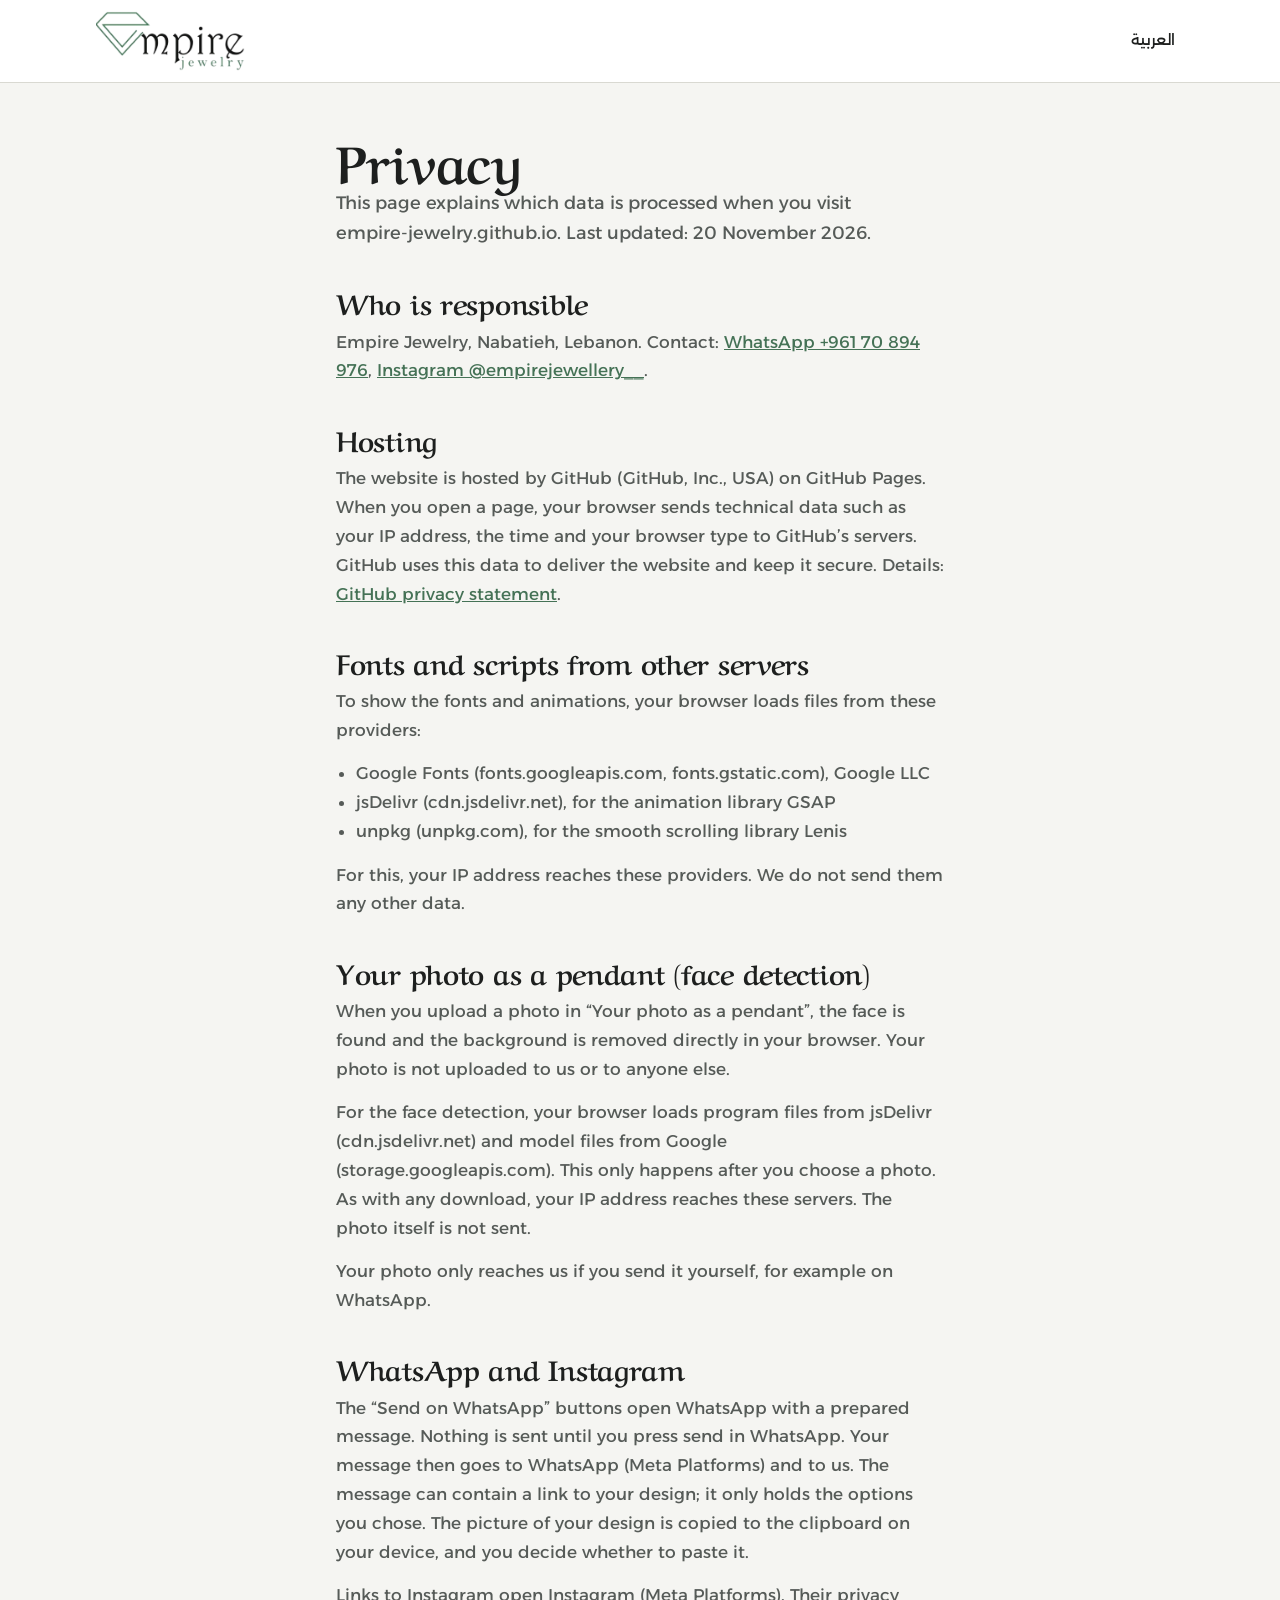
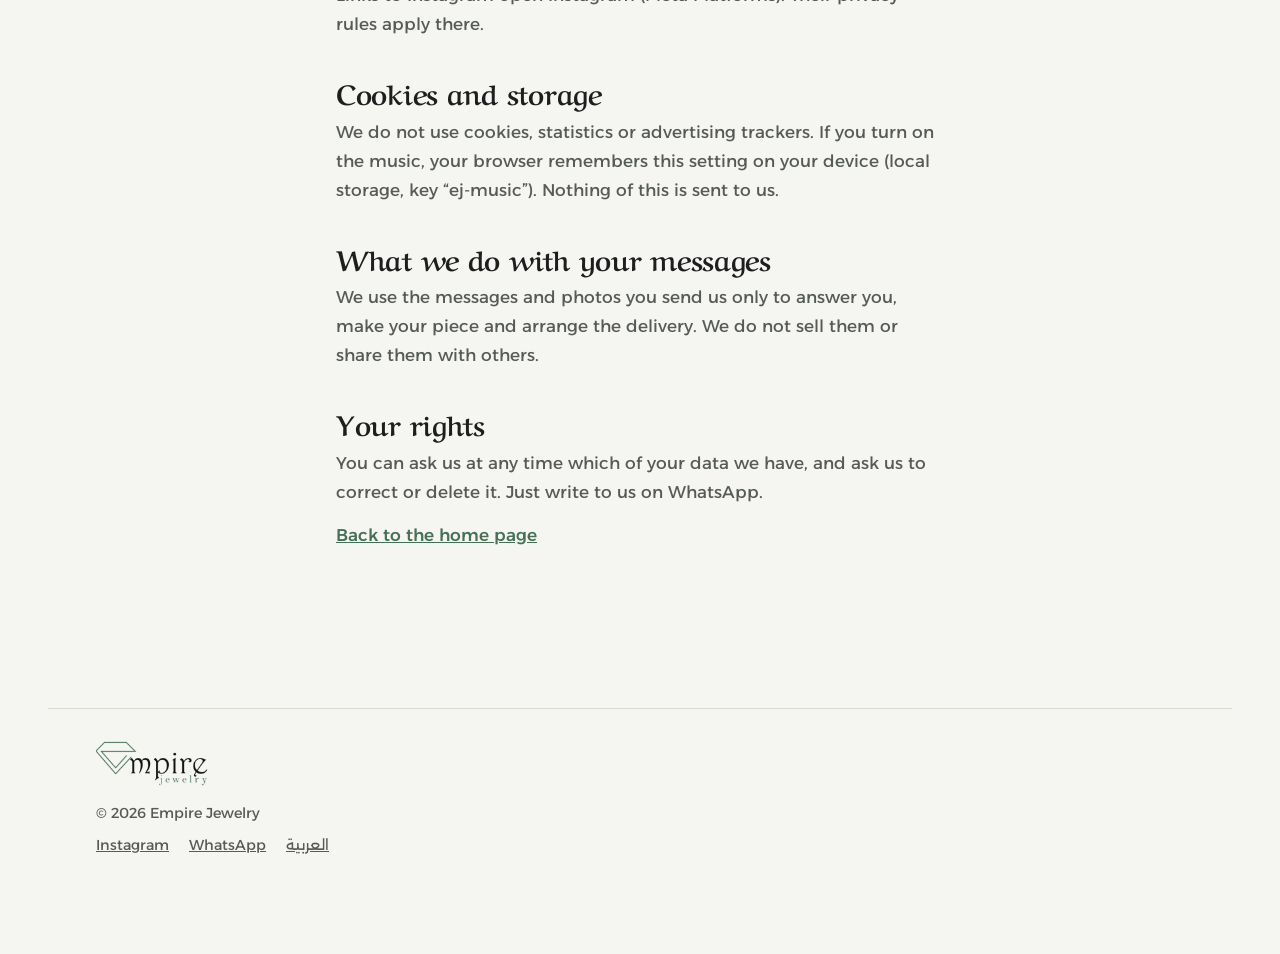
<file: privacy.html>
<!doctype html>
<html lang="en" dir="ltr">
<head>
  <meta charset="utf-8">
  <meta name="viewport" content="width=device-width, initial-scale=1, viewport-fit=cover">
  <title>Privacy | Empire Jewelry</title>
  <meta name="description" content="Which data is processed when you visit the Empire Jewelry website, and what happens with your photo.">
  <meta name="theme-color" content="#f5f5f2">
  <link rel="icon" href="favicon.svg" type="image/svg+xml">
  <link rel="canonical" href="https://empire-jewelry.github.io/privacy.html">
  <link rel="alternate" hreflang="en" href="https://empire-jewelry.github.io/privacy.html">
  <link rel="alternate" hreflang="ar" href="https://empire-jewelry.github.io/ar/privacy.html">
  <link rel="preconnect" href="https://fonts.googleapis.com">
  <link rel="preconnect" href="https://fonts.gstatic.com" crossorigin>
  <link rel="stylesheet" href="https://fonts.googleapis.com/css2?family=Alexandria:wght@300;400;500;600&family=Aref+Ruqaa:wght@400;700&display=swap">
  <link rel="stylesheet" href="css/style.css?v=38">
</head>
<body>
  <header class="top legal-top">
    <div class="top-in">
      <a class="top-logo" href="./"><img src="img/logo.png" alt="Empire Jewelry, back to the home page" width="711" height="287"></a>
      <a class="top-lang" href="ar/privacy.html" hreflang="ar" lang="ar">العربية</a>
    </div>
  </header>

  <main id="main" class="legal">
    <h1>Privacy</h1>
    <p class="lead">This page explains which data is processed when you visit <span class="nw">empire-jewelry.github.io</span>. Last updated: 20 November 2026.</p>

    <h2>Who is responsible</h2>
    <p>Empire Jewelry, Nabatieh, Lebanon. Contact: <a href="https://wa.me/96170894976" target="_blank" rel="noopener">WhatsApp <span dir="ltr">+961 70 894 976</span></a>, <a href="https://www.instagram.com/empirejewellery__/" target="_blank" rel="noopener">Instagram <span dir="ltr">@empirejewellery__</span></a>.</p>

    <h2>Hosting</h2>
    <p>The website is hosted by GitHub (GitHub, Inc., USA) on GitHub Pages. When you open a page, your browser sends technical data such as your IP address, the time and your browser type to GitHub’s servers. GitHub uses this data to deliver the website and keep it secure. Details: <a href="https://docs.github.com/en/site-policy/privacy-policies/github-general-privacy-statement" target="_blank" rel="noopener">GitHub privacy statement</a>.</p>

    <h2>Fonts and scripts from other servers</h2>
    <p>To show the fonts and animations, your browser loads files from these providers:</p>
    <ul>
      <li>Google Fonts (fonts.googleapis.com, fonts.gstatic.com), Google LLC</li>
      <li>jsDelivr (cdn.jsdelivr.net), for the animation library GSAP</li>
      <li>unpkg (unpkg.com), for the smooth scrolling library Lenis</li>
    </ul>
    <p>For this, your IP address reaches these providers. We do not send them any other data.</p>

    <h2 id="photo">Your photo as a pendant (face detection)</h2>
    <p>When you upload a photo in “Your photo as a pendant”, the face is found and the background is removed directly in your browser. Your photo is not uploaded to us or to anyone else.</p>
    <p>For the face detection, your browser loads program files from jsDelivr (cdn.jsdelivr.net) and model files from Google (storage.googleapis.com). This only happens after you choose a photo. As with any download, your IP address reaches these servers. The photo itself is not sent.</p>
    <p>Your photo only reaches us if you send it yourself, for example on WhatsApp.</p>

    <h2>WhatsApp and Instagram</h2>
    <p>The “Send on WhatsApp” buttons open WhatsApp with a prepared message. Nothing is sent until you press send in WhatsApp. Your message then goes to WhatsApp (Meta Platforms) and to us. The message can contain a link to your design; it only holds the options you chose. The picture of your design is copied to the clipboard on your device, and you decide whether to paste it.</p>
    <p>Links to Instagram open Instagram (Meta Platforms). Their privacy rules apply there.</p>

    <h2>Cookies and storage</h2>
    <p>We do not use cookies, statistics or advertising trackers. If you turn on the music, your browser remembers this setting on your device (local storage, key “ej-music”). Nothing of this is sent to us.</p>

    <h2>What we do with your messages</h2>
    <p>We use the messages and photos you send us only to answer you, make your piece and arrange the delivery. We do not sell them or share them with others.</p>

    <h2>Your rights</h2>
    <p>You can ask us at any time which of your data we have, and ask us to correct or delete it. Just write to us on WhatsApp.</p>

    <p class="legal-back"><a href="./">Back to the home page</a></p>
  </main>

  <footer class="foot">
    <img src="img/logo.png" alt="" width="711" height="287">
    <p>© 2026 Empire Jewelry</p>
    <p><a href="https://www.instagram.com/empirejewellery__/" target="_blank" rel="noopener">Instagram</a> <a href="https://wa.me/96170894976" target="_blank" rel="noopener">WhatsApp</a> <a href="ar/privacy.html" hreflang="ar" lang="ar">العربية</a></p>
  </footer>
</body>
</html>
</file>
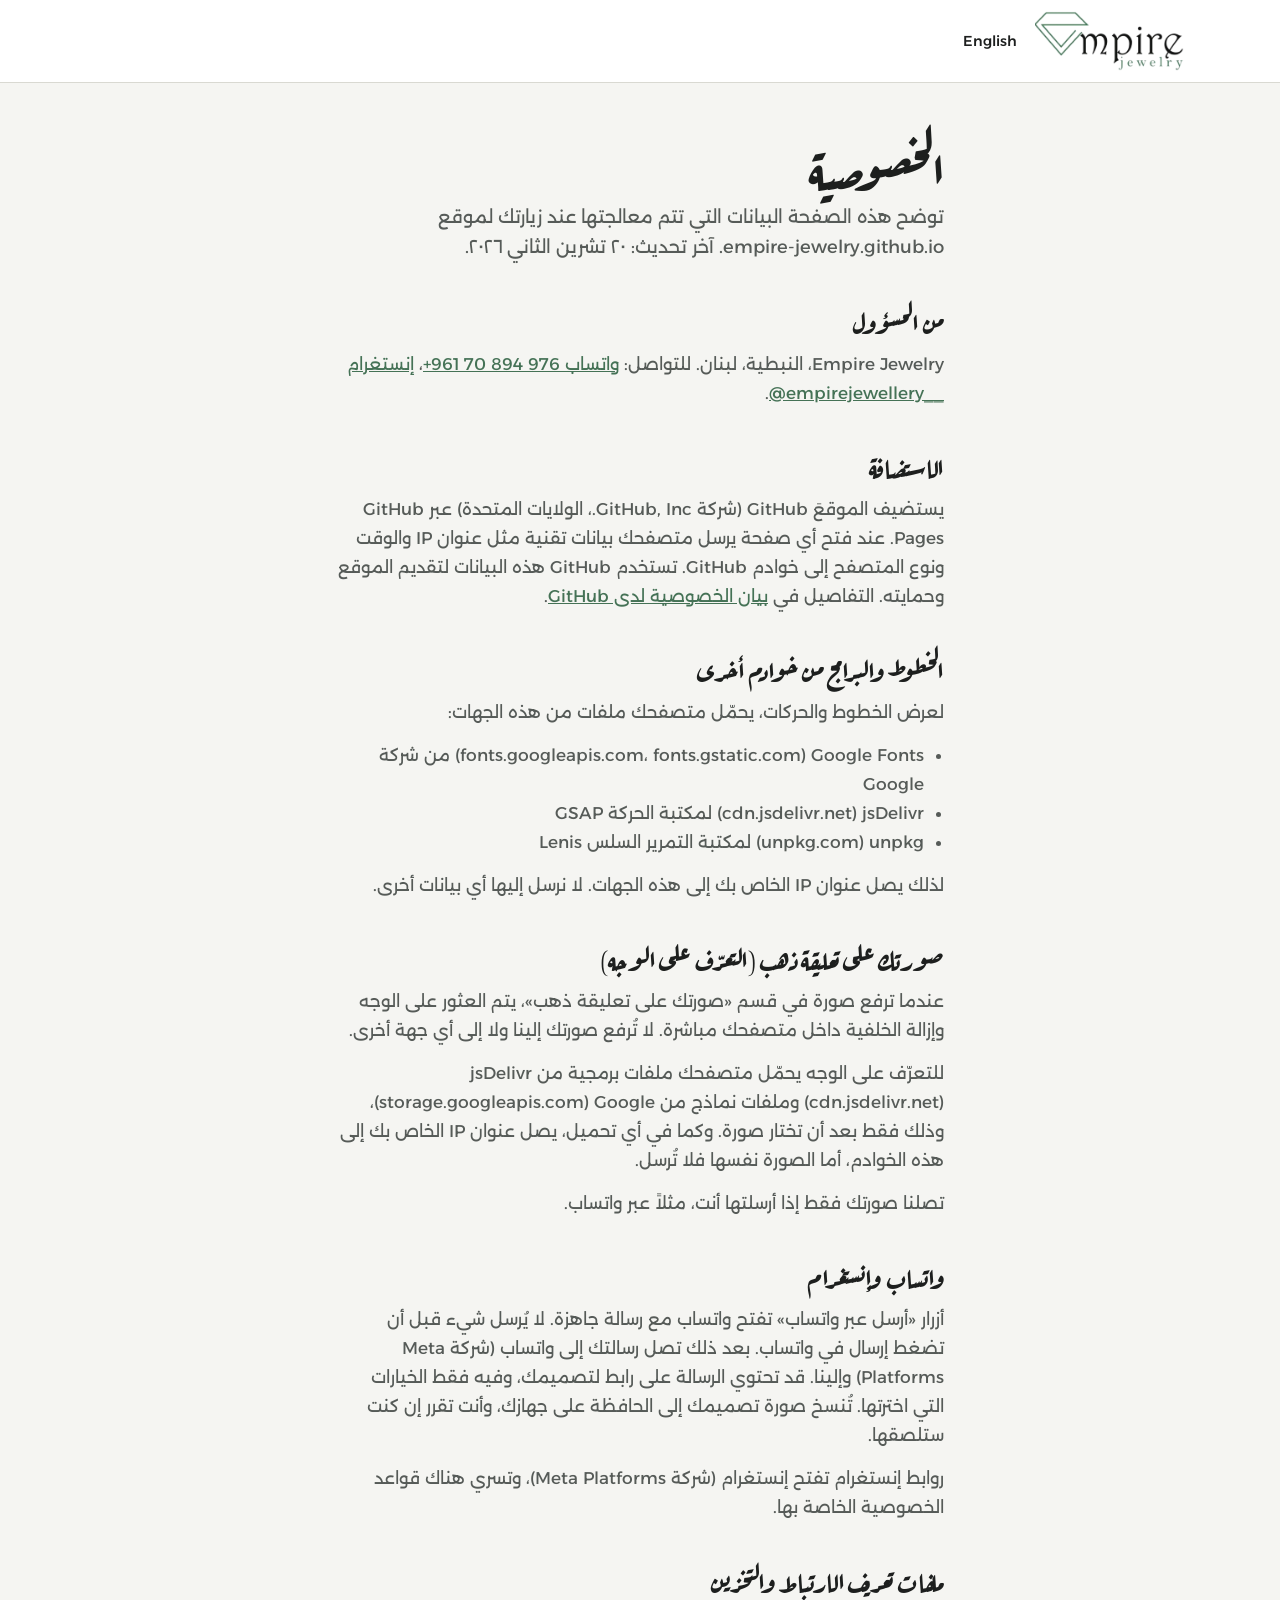
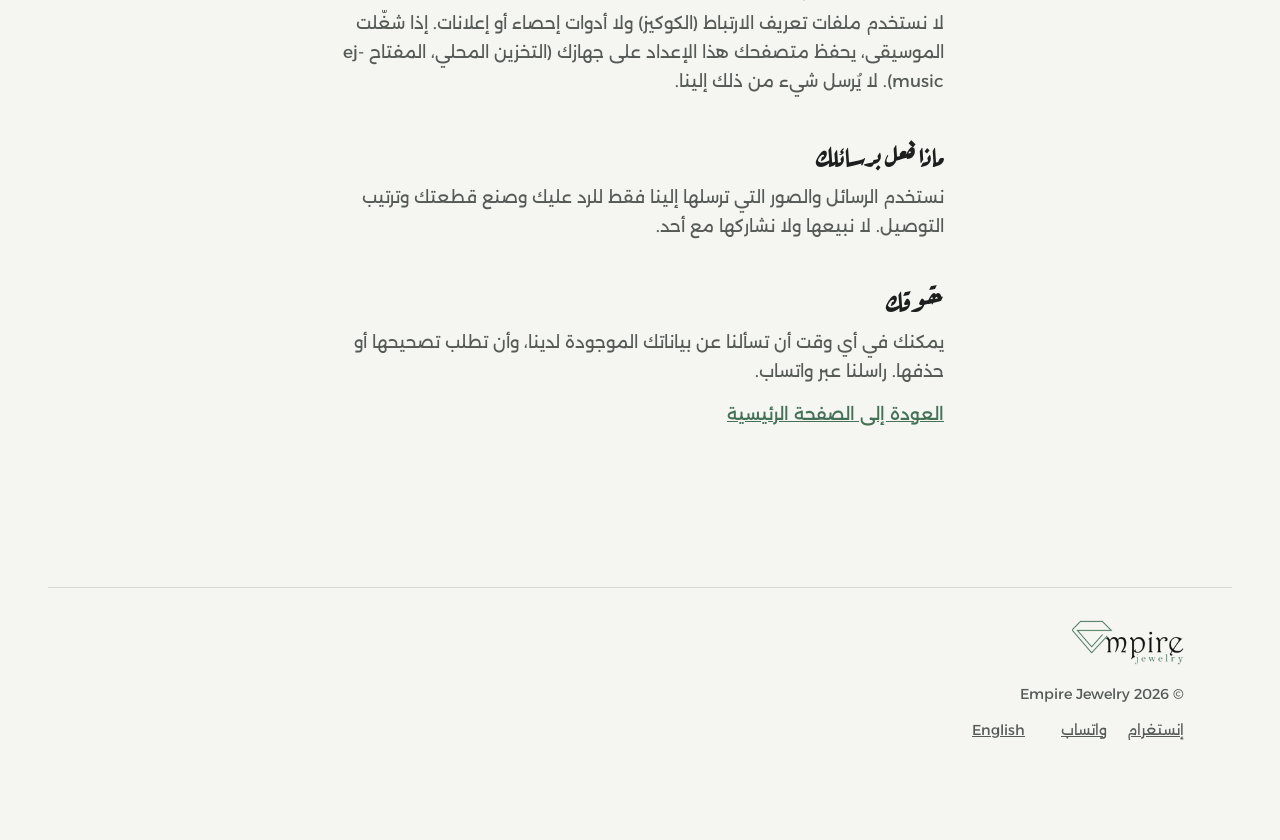
<file: ar/privacy.html>
<!doctype html>
<html lang="ar" dir="rtl">
<head>
  <meta charset="utf-8">
  <meta name="viewport" content="width=device-width, initial-scale=1, viewport-fit=cover">
  <title>الخصوصية | Empire Jewelry</title>
  <meta name="description" content="ما البيانات التي تتم معالجتها عند زيارة موقع Empire Jewelry، وماذا يحدث بصورتك.">
  <meta name="theme-color" content="#f5f5f2">
  <link rel="icon" href="../favicon.svg" type="image/svg+xml">
  <link rel="canonical" href="https://empire-jewelry.github.io/ar/privacy.html">
  <link rel="alternate" hreflang="en" href="https://empire-jewelry.github.io/privacy.html">
  <link rel="alternate" hreflang="ar" href="https://empire-jewelry.github.io/ar/privacy.html">
  <link rel="preconnect" href="https://fonts.googleapis.com">
  <link rel="preconnect" href="https://fonts.gstatic.com" crossorigin>
  <link rel="stylesheet" href="https://fonts.googleapis.com/css2?family=Alexandria:wght@300;400;500;600&family=Aref+Ruqaa:wght@400;700&display=swap">
  <link rel="stylesheet" href="../css/style.css?v=38">
</head>
<body>
  <header class="top legal-top">
    <div class="top-in">
      <a class="top-logo" href="./"><img src="../img/logo.png" alt="Empire Jewelry، العودة إلى الصفحة الرئيسية" width="711" height="287"></a>
      <a class="top-lang" href="../privacy.html" hreflang="en" lang="en" dir="ltr">English</a>
    </div>
  </header>

  <main id="main" class="legal">
    <h1>الخصوصية</h1>
    <p class="lead">توضح هذه الصفحة البيانات التي تتم معالجتها عند زيارتك لموقع <span class="nw" dir="ltr">empire-jewelry.github.io</span>. آخر تحديث: ٢٠ تشرين الثاني ٢٠٢٦.</p>

    <h2>من المسؤول</h2>
    <p>Empire Jewelry، النبطية، لبنان. للتواصل: <a href="https://wa.me/96170894976" target="_blank" rel="noopener">واتساب <span dir="ltr">+961 70 894 976</span></a>، <a href="https://www.instagram.com/empirejewellery__/" target="_blank" rel="noopener">إنستغرام <span dir="ltr">@empirejewellery__</span></a>.</p>

    <h2>الاستضافة</h2>
    <p>يستضيف الموقعَ GitHub (شركة GitHub, Inc.، الولايات المتحدة) عبر GitHub Pages. عند فتح أي صفحة يرسل متصفحك بيانات تقنية مثل عنوان IP والوقت ونوع المتصفح إلى خوادم GitHub. تستخدم GitHub هذه البيانات لتقديم الموقع وحمايته. التفاصيل في <a href="https://docs.github.com/en/site-policy/privacy-policies/github-general-privacy-statement" target="_blank" rel="noopener">بيان الخصوصية لدى GitHub</a>.</p>

    <h2>الخطوط والبرامج من خوادم أخرى</h2>
    <p>لعرض الخطوط والحركات، يحمّل متصفحك ملفات من هذه الجهات:</p>
    <ul>
      <li>Google Fonts (<span dir="ltr">fonts.googleapis.com، fonts.gstatic.com</span>) من شركة Google</li>
      <li>jsDelivr (<span dir="ltr">cdn.jsdelivr.net</span>) لمكتبة الحركة GSAP</li>
      <li>unpkg (<span dir="ltr">unpkg.com</span>) لمكتبة التمرير السلس Lenis</li>
    </ul>
    <p>لذلك يصل عنوان IP الخاص بك إلى هذه الجهات. لا نرسل إليها أي بيانات أخرى.</p>

    <h2 id="photo">صورتك على تعليقة ذهب (التعرّف على الوجه)</h2>
    <p>عندما ترفع صورة في قسم «صورتك على تعليقة ذهب»، يتم العثور على الوجه وإزالة الخلفية داخل متصفحك مباشرة. لا تُرفع صورتك إلينا ولا إلى أي جهة أخرى.</p>
    <p>للتعرّف على الوجه يحمّل متصفحك ملفات برمجية من jsDelivr (<span dir="ltr">cdn.jsdelivr.net</span>) وملفات نماذج من Google (<span dir="ltr">storage.googleapis.com</span>)، وذلك فقط بعد أن تختار صورة. وكما في أي تحميل، يصل عنوان IP الخاص بك إلى هذه الخوادم، أما الصورة نفسها فلا تُرسل.</p>
    <p>تصلنا صورتك فقط إذا أرسلتها أنت، مثلاً عبر واتساب.</p>

    <h2>واتساب وإنستغرام</h2>
    <p>أزرار «أرسل عبر واتساب» تفتح واتساب مع رسالة جاهزة. لا يُرسل شيء قبل أن تضغط إرسال في واتساب. بعد ذلك تصل رسالتك إلى واتساب (شركة Meta Platforms) وإلينا. قد تحتوي الرسالة على رابط لتصميمك، وفيه فقط الخيارات التي اخترتها. تُنسخ صورة تصميمك إلى الحافظة على جهازك، وأنت تقرر إن كنت ستلصقها.</p>
    <p>روابط إنستغرام تفتح إنستغرام (شركة Meta Platforms)، وتسري هناك قواعد الخصوصية الخاصة بها.</p>

    <h2>ملفات تعريف الارتباط والتخزين</h2>
    <p>لا نستخدم ملفات تعريف الارتباط (الكوكيز) ولا أدوات إحصاء أو إعلانات. إذا شغّلت الموسيقى، يحفظ متصفحك هذا الإعداد على جهازك (التخزين المحلي، المفتاح <span dir="ltr">ej-music</span>). لا يُرسل شيء من ذلك إلينا.</p>

    <h2>ماذا نفعل برسائلك</h2>
    <p>نستخدم الرسائل والصور التي ترسلها إلينا فقط للرد عليك وصنع قطعتك وترتيب التوصيل. لا نبيعها ولا نشاركها مع أحد.</p>

    <h2>حقوقك</h2>
    <p>يمكنك في أي وقت أن تسألنا عن بياناتك الموجودة لدينا، وأن تطلب تصحيحها أو حذفها. راسلنا عبر واتساب.</p>

    <p class="legal-back"><a href="./">العودة إلى الصفحة الرئيسية</a></p>
  </main>

  <footer class="foot">
    <img src="../img/logo.png" alt="" width="711" height="287">
    <p>© 2026 Empire Jewelry</p>
    <p><a href="https://www.instagram.com/empirejewellery__/" target="_blank" rel="noopener">إنستغرام</a> <a href="https://wa.me/96170894976" target="_blank" rel="noopener">واتساب</a> <a href="../privacy.html" hreflang="en" lang="en" dir="ltr">English</a></p>
  </footer>
</body>
</html>
</file>
<file: css/style.css>
/* Empire Jewelry – Richtung C „Name in Gold“
   Mobil zuerst. Logische Abstände (inline/block), damit Arabisch (rtl) dieselbe Datei nutzt. */

:root {
  --stone: #f5f5f2;      /* Seitenhintergrund, kühles Kalkweiß */
  --paper: #ffffff;
  --ink: #1d1f1e;
  --ink-2: #565b58;
  --line: #d9d9d2;
  --green: #457256;      /* aus dem Logo */
  --green-dark: #355a43;
  --gold: #b8902f;
  --gold-text: #8a6a1f;
  --gold-light: #e9cf87;
  --rose: #b07276;       /* Start-Titel, Altrosa (Kontrast mind. 3:1 auf dem hellen Hintergrund) */
  --rose-deep: #a2646a;  /* Knöpfe im Start: etwas dunkler, damit die Schrift gut lesbar ist (4,6:1 zu Weiß) */

  --font-ui: "Alexandria", system-ui, sans-serif;
  --font-show: "Aref Ruqaa", "Alexandria", serif;

  --pad: clamp(1.25rem, 5vw, 3rem);
  --max: 74rem;
  --gap-section: clamp(4rem, 12vw, 8rem);
}

*, *::before, *::after { box-sizing: border-box; }

html { -webkit-text-size-adjust: 100%; }

body {
  margin: 0;
  background: var(--stone);
  color: var(--ink);
  font: 400 1.0625rem/1.65 var(--font-ui);
  -webkit-tap-highlight-color: transparent;
}
html[lang="ar"] body { line-height: 1.9; }

img { display: block; max-width: 100%; height: auto; }

a { color: inherit; }

h1, h2, h3 { margin: 0; font-weight: 400; }

h1, h2 {
  font-family: var(--font-show);
  font-weight: 700;
  letter-spacing: -0.01em;
}
h1 { font-size: clamp(2.75rem, 11vw, 4.5rem); line-height: 1.08; }
h2 { font-size: clamp(2rem, 7.5vw, 3.25rem); line-height: 1.1; }
h3 { font-size: 1.125rem; font-weight: 500; line-height: 1.35; }
html[lang="ar"] h1 { line-height: 1.35; }
html[lang="ar"] h2 { line-height: 1.4; }

p { margin: 0; }

:focus-visible { outline: 2px solid var(--green); outline-offset: 3px; border-radius: 4px; }

.skip {
  position: absolute; inset-inline-start: 1rem; top: -4rem;
  background: var(--ink); color: #fff; padding: .6rem 1rem; border-radius: 8px; z-index: 50;
}
.skip:focus { top: 1rem; }

.small { font-size: .875rem; color: var(--ink-2); line-height: 1.55; }

.sr-only { position: absolute; width: 1px; height: 1px; overflow: hidden; clip-path: inset(50%); white-space: nowrap; }

/* ---------- Kopf (fest oben, Menü am Handy) ---------- */
/* weiße Leiste mit feiner Linie: Logo links, Menü daneben, Symbole rechts */
.top {
  position: fixed; top: 0; left: 0; right: 0; z-index: 30;
  background: var(--paper); border-bottom: 1px solid var(--line);
  transition: box-shadow .25s;
}
.top.is-scrolled, .top.is-open { box-shadow: 0 10px 24px -20px rgba(30, 30, 20, .45); }
.top-in {
  display: flex; align-items: center; gap: .6rem;
  max-width: var(--max); margin: 0 auto;
  padding: .6rem var(--pad);
}
/* Logo wie bei Firmen üblich: links, gut lesbar (Handy ca. 50 px, PC ca. 60 px hoch) */
.top-logo img { width: auto; height: 3.1rem; }
.top-tools { display: flex; align-items: center; gap: .1rem; margin-inline-start: auto; }
.top-ico {
  display: inline-grid; place-items: center; width: 2.5rem; height: 2.5rem;
  border-radius: 50%; color: var(--ink); transition: background-color .2s;
}
.top-ico svg { width: 1.3rem; height: 1.3rem; fill: none; stroke: currentColor; stroke-width: 1.7; stroke-linecap: round; stroke-linejoin: round; }
@media (hover: hover) { .top-ico:hover, .menu-btn:hover { background: var(--stone); } }
.top-lang {
  font-size: .9rem; font-weight: 500; text-decoration: none;
  padding: .5rem .55rem; border-radius: 8px;
}
.top-lang:hover { text-decoration: underline; text-underline-offset: 5px; text-decoration-thickness: 1px; }
.legal-top .top-lang { margin-inline-start: auto; }
/* Menü-Knopf nur als Symbol (drei Striche), Beschriftung für Vorleseprogramme */
.menu-btn {
  display: inline-grid; place-items: center;
  width: 2.75rem; height: 2.75rem; padding: 0;
  border: 0; border-radius: 50%; background: none; color: var(--ink);
  cursor: pointer;
}
.menu-ico, .menu-ico::before, .menu-ico::after { width: 1.25rem; }
.menu-t { position: absolute; width: 1px; height: 1px; overflow: hidden; clip-path: inset(50%); white-space: nowrap; }
.menu-ico, .menu-ico::before, .menu-ico::after { display: block; width: 1rem; height: 1.5px; background: currentColor; border-radius: 2px; transition: transform .2s; }
.menu-ico { position: relative; }
.menu-ico::before, .menu-ico::after { content: ""; position: absolute; left: 0; }
.menu-ico::before { top: -5px; }
.menu-ico::after { top: 5px; }
.top.is-open .menu-ico { background: transparent; }
.top.is-open .menu-ico::before { transform: translateY(5px) rotate(45deg); }
.top.is-open .menu-ico::after { transform: translateY(-5px) rotate(-45deg); }
.top-nav { display: none; }
.top.is-open .top-nav {
  display: grid; position: absolute; top: 100%; left: 0; right: 0;
  padding: .25rem var(--pad) 1.25rem;
  background: var(--paper);
  box-shadow: 0 16px 24px -18px rgba(30, 30, 20, .35);
}
.top-nav a { padding: .9rem 0; border-bottom: 1px solid var(--line); text-decoration: none; font-size: 1.1rem; }
.top-nav a[aria-current] { color: var(--green); }
main section[id] { scroll-margin-top: 4.75rem; }

/* ---------- Knöpfe, Felder ---------- */
.btn {
  display: inline-flex; align-items: center; justify-content: center;
  min-height: 3rem; padding: .75rem 1.4rem;
  border-radius: 999px; border: 1px solid transparent;
  font: 500 1rem/1.2 var(--font-ui); text-decoration: none; text-align: center;
  cursor: pointer; transition: background-color .2s, border-color .2s, transform .15s;
}
.btn:active { transform: scale(.98); }
.btn-main { background: var(--green); color: #fff; }
.btn-main:hover { background: var(--green-dark); }
.btn-line { border-color: var(--ink); color: var(--ink); background: transparent; }
.btn-line:hover { background: var(--paper); }

.field-label { display: block; font-size: .9rem; font-weight: 500; margin-block-end: .5rem; padding: 0; }
.opt { font-weight: 400; color: var(--ink-2); }

fieldset { border: 0; margin: 0; padding: 0; min-width: 0; }

.name-input, .select, .notes {
  width: 100%;
  font: 400 1.0625rem/1.4 var(--font-ui); color: var(--ink);
  background: var(--paper);
  border: 1px solid var(--line); border-radius: 12px;
  padding: .8rem 1rem;
}
.name-input { font-size: 1.25rem; }
.name-input:hover, .select:hover, .notes:hover { border-color: #b9b9b0; }
.name-input:focus, .select:focus, .notes:focus { outline: 2px solid var(--green); outline-offset: 0; border-color: var(--green); }
.notes { resize: vertical; min-height: 5.5rem; }

.chips { display: flex; flex-wrap: wrap; gap: .5rem; }
.chips > .field-label { width: 100%; }
.chip { position: relative; display: inline-flex; }
.chip input { position: absolute; opacity: 0; inset: 0; margin: 0; cursor: pointer; }
.chip-t { pointer-events: none; }
.chip {
  align-items: center; gap: .45rem;
  min-height: 2.75rem; padding: .45rem .95rem;
  background: var(--paper); border: 1px solid var(--line); border-radius: 999px;
  font-size: .95rem; cursor: pointer; user-select: none;
  transition: border-color .15s, background-color .15s, color .15s;
}
.chip:hover { border-color: #b3b3a9; }
.chip:has(input:checked) { background: var(--ink); border-color: var(--ink); color: #fff; }
.chip:has(input:focus-visible) { outline: 2px solid var(--green); outline-offset: 2px; }

.dot {
  width: 1.05rem; height: 1.05rem; border-radius: 50%; flex: none;
  background: var(--c, #ccc); box-shadow: inset 0 0 0 1px rgba(0,0,0,.15);
}
.metal-yellow { background: linear-gradient(135deg, #8d6a20, #f3df9c 50%, #b8902f); }
.metal-rose   { background: linear-gradient(135deg, #8f5a4b, #f6d3c6 50%, #c48a78); }
.metal-white  { background: linear-gradient(135deg, #80858b, #f7f7f5 50%, #b9bdc2); }

.motif-ico { display: inline-flex; width: 1.4rem; height: 1.4rem; }
.motif-ico svg { width: 100%; height: 100%; }

/* ---------- Bühne (Vorschau) ---------- */
.stage {
  margin: 0;
  background: radial-gradient(90% 80% at 50% 42%, #fdfcf9 0%, #f3f0ea 62%, #e4dfd5 100%);
  border: 1px solid #e3ded4;
  border-radius: 24px;
  overflow: hidden;
}
.preview { display: block; width: 100%; height: auto; aspect-ratio: 4 / 3; }

/* ---------- Start mit Ring ---------- */
.ring-hero {
  position: relative; isolation: isolate; overflow: hidden;
  display: grid; justify-items: center; gap: 1.25rem;
  padding: 5.25rem var(--pad) 3.5rem;
  background:
    radial-gradient(55% 45% at 50% 34%, rgba(255,255,255,.95), rgba(255,255,255,0) 72%),
    linear-gradient(100deg, #e1ede5 0%, #f7f8f5 40%, #faf8f3 60%, #f2e7d2 100%);
}
.ring-stage { position: relative; width: min(92vw, 560px); aspect-ratio: 1; }
.ring-img, .ring-glints { position: absolute; inset: 0; width: 100%; height: 100%; }
.ring-img { opacity: 0; transition: opacity .6s ease; }
.ring-img.is-on { opacity: 1; }
.ring-glints { pointer-events: none; }
/* Startbereich: wechselnder Schmuck an der Stelle des Rings (frei auf dem Hintergrund, Ränder laufen weich aus) */
.hero-piece {
  position: absolute; left: -6%; top: 50%; width: 112%; height: auto; aspect-ratio: 4 / 3; transform: translateY(-50%);
  opacity: 0; pointer-events: none; cursor: pointer; transition: opacity .45s ease;
  -webkit-mask-image: radial-gradient(ellipse 60% 58% at 50% 54%, #000 62%, transparent 100%);
          mask-image: radial-gradient(ellipse 60% 58% at 50% 54%, #000 62%, transparent 100%);
}
.ring-stage.show-piece .hero-piece { opacity: 1; pointer-events: auto; }
.ring-glints { transition: opacity .6s ease; }
.ring-stage.show-piece .ring-img, .ring-stage.show-piece .ring-glints { opacity: 0 !important; }
/* beim Laden: Ring noch nicht zeigen, die Kette kommt zuerst */
.hero-start .ring-img, .hero-start .ring-glints { opacity: 0 !important; }
.hero-piece:focus-visible { outline: 2px solid var(--green); outline-offset: 4px; border-radius: 14px; }

.chip-dot { padding: .4rem; min-width: 2.9rem; justify-content: center; }
.chip-dot .dot { width: 1.45rem; height: 1.45rem; }
.chip-dot .chip-t { position: absolute; width: 1px; height: 1px; overflow: hidden; clip-path: inset(50%); white-space: nowrap; }
.chip.chip-dot:has(input:checked) { background: var(--paper); color: var(--ink); border-color: var(--ink); box-shadow: inset 0 0 0 1px var(--ink); }

.ring-copy { text-align: center; max-width: 38rem; }
.ring-copy h1 { font-size: clamp(2.4rem, 10vw, 4rem); }
/* Start-Titel: runde, fette Grotesk in Altrosa, zwei Zeilen; Arabisch fällt auf Alexandria zurück */
.ring-copy h1 {
  font-family: "Outfit", "Alexandria", system-ui, sans-serif;
  font-weight: 700; letter-spacing: -0.015em; line-height: 1.12;
  color: var(--rose);
}
html[lang="ar"] .ring-copy h1 { letter-spacing: 0; line-height: 1.45; }
.ring-copy .actions { justify-content: center; margin-block-start: 1.5rem; }
/* Knöpfe im Start in Rosa wie der Titel */
.ring-copy .btn-main { background: var(--rose-deep); }
.ring-copy .btn-main:hover { background: #8c5257; }
.ring-copy .btn-line { border-color: var(--rose-deep); color: var(--rose-deep); background: var(--paper); }
.ring-copy .btn-line:hover { background: var(--rose-deep); color: #fff; }

/* ---------- Bilderreihe unter dem Start (vier Bilder mit Link in die Bereiche) ---------- */
.tiles ul {
  list-style: none; margin: 0; padding: 4px;
  display: grid; grid-template-columns: repeat(2, minmax(0, 1fr)); gap: 4px;
}
.tiles a { position: relative; display: block; overflow: hidden; color: var(--ink); text-decoration: none; }
.tiles img { width: 100%; aspect-ratio: 1; object-fit: cover; transition: transform .7s cubic-bezier(.2, .7, .2, 1); }
.tiles span {
  position: absolute; inset-inline-start: .6rem; bottom: .6rem;
  padding: .45rem .75rem; background: var(--paper);
  font-size: .8rem; font-weight: 500; line-height: 1.2;
  box-shadow: 0 2px 10px -6px rgba(30, 30, 20, .4);
}
html[lang="en"] .tiles span { text-transform: uppercase; letter-spacing: .05em; }
@media (hover: hover) { .tiles a:hover img { transform: scale(1.04); } }
.tiles a:focus-visible { outline-offset: -4px; }

.lead { margin-block-start: 1.25rem; font-size: 1.125rem; color: var(--ink-2); max-width: 34rem; }
.actions { display: flex; flex-wrap: wrap; gap: .6rem; margin-block-start: .3rem; }
.actions .btn { flex: 1 1 14rem; }

/* ---------- Namenskette ---------- */
.studio-grid { display: grid; gap: 1.25rem; }
.studio-stage { position: sticky; top: 4.4rem; z-index: 5; box-shadow: 0 10px 24px -18px rgba(40, 35, 20, .5); }
.studio-stage .preview { max-height: 34svh; }
.studio-form { display: grid; gap: 1.6rem; padding-block-start: .5rem; }
.studio-form [hidden] { display: none; }
.font-group { font-size: .8rem; color: var(--ink-2); margin-block: .25rem .5rem; }
.font-grid { display: grid; grid-template-columns: repeat(auto-fill, minmax(8.5rem, 1fr)); gap: .5rem; margin-block-end: .75rem; }
.font-tile {
  position: relative; display: grid; gap: .1rem; justify-items: center; text-align: center;
  padding: .55rem .4rem .5rem; min-height: 4.6rem;
  background: var(--paper); border: 1px solid var(--line); border-radius: 14px; cursor: pointer;
  transition: border-color .15s, box-shadow .15s;
}
.font-tile input { position: absolute; inset: 0; opacity: 0; margin: 0; cursor: pointer; }
.font-tile:hover { border-color: #b3b3a9; }
.font-tile:has(input:checked) { border-color: var(--ink); box-shadow: inset 0 0 0 1px var(--ink); }
.font-tile:has(input:focus-visible) { outline: 2px solid var(--green); outline-offset: 2px; }
.font-sample { font-size: 1.6rem; line-height: 1.25; color: var(--gold-text); max-width: 100%; overflow: hidden; text-overflow: ellipsis; white-space: nowrap; pointer-events: none; }
.font-name { font-size: .78rem; color: var(--ink-2); pointer-events: none; }
.charm-ico { display: inline-flex; width: 1.1rem; height: 1.1rem; }
.charm-ico svg { width: 100%; height: 100%; }
/* Anhänger nur als Symbol; der Name bleibt für Vorleseprogramme und erscheint beim Darüberfahren */
.chips-ico .chip { width: 3rem; height: 3rem; min-height: 0; padding: 0; justify-content: center; border-radius: 50%; }
.chips-ico .chip .charm-ico { width: 1.45rem; height: 1.45rem; }
.chips-ico .chip-t { position: absolute; width: 1px; height: 1px; overflow: hidden; clip-path: inset(50%); white-space: nowrap; }
/* Anhänger selbst platzieren: in der Nahansicht greifbar, Ziehen scrollt nicht die Seite */
.preview-close [data-charm] { cursor: grab; touch-action: none; }
.preview-close [data-charm]:active { cursor: grabbing; }
.spots-row { flex-basis: 100%; display: grid; gap: .4rem; justify-items: start; }
.spots-row:has(.spots-status:empty):has(.spots-reset[hidden]) { display: none; }
.spots-status:empty { display: none; }
.spots-status { margin: 0; color: var(--green); font-weight: 500; }
.spots-reset { padding: .45rem .95rem; font-size: .85rem; }
.spots-reset[hidden] { display: none; }
/* Farbfeld unter den Anhängern im Formular */
.charm-colors {
  flex-basis: 100%; margin-block-start: .35rem; padding: .75rem .85rem .85rem;
  border: 1px solid var(--line); border-radius: 16px; background: var(--paper);
}
.charm-colors[hidden] { display: none; }
.cc-t { margin: 0 0 .55rem; font-size: .88rem; font-weight: 500; }
.cc-tabs { display: flex; flex-wrap: wrap; gap: .4rem; margin-block-end: .7rem; }
.cc-tab {
  display: inline-flex; align-items: center; gap: .35rem; padding: .3rem .6rem;
  border: 1px solid var(--line); border-radius: 999px; background: #fff; color: var(--ink);
  font: 500 .8rem var(--font-ui); cursor: pointer;
}
.cc-tab[aria-pressed="true"] { border-color: var(--ink); box-shadow: inset 0 0 0 1px var(--ink); }
.cc-tab .charm-ico { width: .95rem; height: .95rem; }
.cc-dot { width: 13px; height: 13px; border-radius: 50%; background: var(--c, #ccc); border: 1px solid rgba(0, 0, 0, .22); }
.cc-dot.gold { background: linear-gradient(135deg, #9c7726, #fcecb6 50%, #cfa443); }
.cc-sw { display: flex; flex-wrap: wrap; gap: 8px; }
.cc-sw .sw { width: 30px; height: 30px; }
/* Farb-Banner: erscheint beim Antippen eines Anhängers direkt daneben */
.charm-pop {
  position: fixed; z-index: 45; width: max-content; max-width: calc(100vw - 16px);
  padding: .55rem .7rem .6rem; border-radius: 14px; background: #fff;
  box-shadow: 0 10px 28px -10px rgba(30, 30, 25, .45), 0 0 0 1px rgba(0, 0, 0, .06);
}
.charm-pop[hidden] { display: none; }
.charm-pop-t { margin: 0 1.6rem .45rem 0; font: 600 .85rem var(--font-ui); color: var(--ink); }
html[dir="rtl"] .charm-pop-t { margin: 0 0 .45rem 1.6rem; }
.charm-pop-sw { display: grid; grid-template-columns: repeat(8, 26px); gap: 7px; }
.sw {
  width: 26px; height: 26px; padding: 0; border-radius: 50%; cursor: pointer;
  background: radial-gradient(circle at 35% 30%, rgba(255,255,255,.55), rgba(255,255,255,0) 45%), var(--c, #ccc);
  border: 1px solid rgba(0, 0, 0, .18);
}
.sw-gold { background: linear-gradient(135deg, #9c7726, #fcecb6 50%, #cfa443); }
.sw[aria-pressed="true"] { outline: 2px solid var(--ink); outline-offset: 2px; }
.sw:focus-visible { outline: 2px solid var(--green); outline-offset: 2px; }
.charm-pop-h { margin: .5rem 0 0; font-size: .74rem; color: var(--ink-2); }
.charm-pop-h:empty { display: none; }
.charm-pop-x {
  position: absolute; top: 4px; inset-inline-end: 6px; width: 28px; height: 28px;
  border: 0; background: none; font: 400 1.25rem/1 var(--font-ui); color: var(--ink-2); cursor: pointer;
}
@media (pointer: coarse) {
  .charm-pop-sw { grid-template-columns: repeat(7, 30px); gap: 8px; }
  .sw { width: 30px; height: 30px; }
}
/* kurzer Hinweis unten in der Ecke der Nahansicht, bis der Kunde einen Anhänger verschoben hat */
.drag-hint {
  position: absolute; inset-inline-end: 10px; bottom: 10px; z-index: 2; margin: 0;
  display: inline-flex; align-items: center; gap: .35rem; padding: .35rem .75rem .35rem .55rem;
  border-radius: 999px; background: rgba(29, 31, 30, .84); color: #fff; font: 500 .78rem var(--font-ui);
  pointer-events: none; opacity: 0; transform: translateY(4px); transition: opacity .25s, transform .25s;
}
.drag-hint.is-on { opacity: 1; transform: none; }
.drag-hint svg { width: 15px; height: 15px; fill: none; stroke: currentColor; stroke-width: 2; stroke-linecap: round; stroke-linejoin: round; }
/* Libanon-Karte: kleine Karten in den Design-Knöpfen */
.map-ico { display: inline-flex; width: 1.1rem; height: 1.45rem; }
.map-ico svg { width: 100%; height: 100%; }

/* ---------- Abschnitte allgemein ---------- */
.studio, .pieces, .builder, .about, .visit {
  max-width: var(--max); margin: 0 auto;
  padding: var(--gap-section) var(--pad) 0;
}
.section-head { max-width: 40rem; margin-block-end: 2rem; }
.section-head p { margin-block-start: .75rem; color: var(--ink-2); }

/* ---------- Galerie ---------- */
.gallery {
  list-style: none; margin: 0; padding: 0;
  display: grid; grid-template-columns: repeat(2, minmax(0, 1fr)); gap: 1.5rem .9rem;
}
.gallery img { width: 100%; aspect-ratio: 1; object-fit: cover; border-radius: 16px; background: #e9e9e3; }
/* Titel der Stücke nicht sichtbar; der Text bleibt für Vorleseprogramme und die WhatsApp-Nachricht („Ask on WhatsApp“) */
.cap { position: absolute; width: 1px; height: 1px; overflow: hidden; clip-path: inset(50%); white-space: nowrap; }
.gallery .piece-actions { margin-block-start: .45rem; }
.like {
  margin-block-start: .25rem; padding: .35rem 0;
  background: none; border: 0; cursor: pointer;
  font: 400 .9rem/1.3 var(--font-ui); color: var(--gold-text);
  text-decoration: underline; text-underline-offset: 3px; text-decoration-thickness: 1px;
}
.like:hover { color: var(--ink); }
.piece-actions { display: flex; flex-wrap: wrap; column-gap: 1rem; }
.ask { padding: .35rem 0; font-size: .9rem; color: var(--green); text-underline-offset: 3px; text-decoration-thickness: 1px; }
.ask:hover { color: var(--ink); }
.filter { margin-block-end: 1.5rem; }
.gallery > li[hidden] { display: none; }

/* ---------- Über uns ---------- */
.about-grid { display: grid; gap: 2rem; align-items: center; max-width: 44rem; }
.about-grid img { width: 100%; aspect-ratio: 4 / 5; object-fit: cover; border-radius: 22px; }
.about-grid .lead + p { margin-block-start: .8rem; color: var(--ink-2); }
/* Werkstatt-Fotos unter „Über uns“ */
.workshop-title { margin-block: 2.4rem 1rem; font: 700 clamp(1.35rem, 4.5vw, 1.8rem)/1.2 var(--font-show); }
.workshop { list-style: none; margin: 0; padding: 0; display: grid; grid-template-columns: repeat(4, minmax(0, 1fr)); gap: 1rem; }
.workshop img { width: 100%; aspect-ratio: 3 / 4; object-fit: cover; border-radius: 16px; background: #e9e9e3; }
@media (max-width: 599px) {
  .workshop { grid-template-columns: repeat(2, minmax(0, 1fr)); gap: .6rem; }
}
.about-grid .ph { margin-block-start: 1rem; }

/* ---------- Baukasten ---------- */
.builder-grid { display: grid; gap: 1.25rem; }
.builder-form { display: grid; gap: 1.75rem; padding-block-start: .5rem; }
.builder-form [hidden] { display: none; }
.builder-form .name-input + .small { margin-block-start: .45rem; }

.summary {
  background: var(--paper); border: 1px solid var(--line); border-radius: 20px;
  padding: 1.25rem; display: grid; gap: 1rem;
}
.summary dl { margin: 0; display: grid; grid-template-columns: auto 1fr; gap: .35rem 1rem; font-size: .95rem; }
.summary dt { color: var(--ink-2); }
.summary dd { margin: 0; font-weight: 500; overflow-wrap: anywhere; }

/* ---------- Kontakt ---------- */
.visit > p { margin-block-start: .75rem; color: var(--ink-2); }
.contact { list-style: none; margin: 1.5rem 0 0; padding: 0; display: grid; gap: .6rem; }
.contact a { text-decoration-thickness: 1px; text-underline-offset: 4px; }
.ph {
  display: inline-block; padding: .1rem .5rem;
  background: #fff6dc; border: 1px dashed var(--gold); border-radius: 6px;
  font-size: .95rem; color: var(--gold-text);
}

/* ---------- Fuß ---------- */
.foot {
  max-width: var(--max); margin: var(--gap-section) auto 0;
  padding: 2rem var(--pad) 6rem;
  border-top: 1px solid var(--line);
  display: grid; gap: .5rem; font-size: .9rem; color: var(--ink-2);
}
.foot img { width: 7rem; margin-block-end: .5rem; }
.foot p a { margin-inline-end: 1rem; }

/* ---------- WhatsApp schwebend ---------- */
.wa-float {
  position: fixed; inset-inline-end: 1rem; bottom: calc(1rem + env(safe-area-inset-bottom));
  width: 3.5rem; height: 3.5rem; border-radius: 50%;
  display: grid; place-items: center;
  background: var(--green); color: #fff; z-index: 40;
  box-shadow: 0 8px 20px -8px rgba(30, 60, 40, .6);
}
.wa-float svg { width: 1.6rem; height: 1.6rem; fill: none; stroke: currentColor; stroke-width: 2; stroke-linecap: round; stroke-linejoin: round; }
.wa-float:hover { background: var(--green-dark); }
.wa-float { transition: opacity .2s, transform .2s, background-color .2s; }
.wa-float.is-away { opacity: 0; transform: scale(.8); pointer-events: none; }

/* ---------- ab Tablet ---------- */
@media (min-width: 700px) {
  .gallery { grid-template-columns: repeat(4, minmax(0, 1fr)); gap: 2rem 1.25rem; }
  .tiles ul { grid-template-columns: repeat(4, minmax(0, 1fr)); }
  .tiles span { inset-inline-start: 1rem; bottom: 1rem; padding: .6rem 1.1rem; font-size: .9rem; }
}

/* ---------- ab Desktop ---------- */
@media (min-width: 960px) {
  .top-in { padding-block: .7rem; }
  .top-logo img { height: 3.75rem; }
  .menu-btn { display: none; }
  .top-nav, .top.is-open .top-nav { display: flex; position: static; gap: 1.9rem; margin-inline-start: 3rem; padding: 0; background: none; box-shadow: none; }
  .top-nav a { padding: .3rem 0; border: 0; font-size: .9rem; font-weight: 500; }
  .top-nav a:hover, .top-nav a[aria-current] { text-decoration: underline; text-underline-offset: 6px; text-decoration-thickness: 1px; }
  .top-tools { gap: .25rem; }
  main section[id] { scroll-margin-top: 5.5rem; }

  .studio-grid { grid-template-columns: minmax(0, 6fr) minmax(0, 5fr); column-gap: 3.5rem; align-items: start; }
  .studio-stage { top: 6rem; box-shadow: none; }
  .studio-stage .preview { max-height: none; }

  .ring-hero {
    height: clamp(580px, 78svh, 860px);
    grid-template-columns: 1fr 1fr; grid-template-rows: 1fr;
    align-items: center;
    padding: 5.5rem max(var(--pad), calc((100% - var(--max)) / 2 + var(--pad))) 1.5rem;
  }
  /* wie die Vorlage: Text links in der Mitte, Schmuck in der rechten Hälfte */
  .ring-stage {
    position: absolute; left: 71%; top: 50%; transform: translate(-50%, -46%);
    width: auto; height: min(62svh, 620px); z-index: 0;
  }
  html[dir="rtl"] .ring-stage { left: 29%; }
  .ring-copy { position: relative; z-index: 1; }
  .ring-copy { grid-column: 1; grid-row: 1; justify-self: start; text-align: start; max-width: 30rem; }
  .ring-copy h1 { font-size: clamp(2.9rem, 4.2vw, 4rem); }
  .ring-copy .actions .btn { flex: 0 0 auto; }
  .ring-copy .actions { justify-content: flex-start; margin-block-start: 2rem; }

  .builder-grid { grid-template-columns: minmax(0, 6fr) minmax(0, 5fr); column-gap: 3.5rem; align-items: start; }
}

@media (prefers-reduced-motion: reduce) {
  * { transition: none !important; }
}

/* Namenskette: Hals-Ansicht und Nahansicht der Kette nebeneinander */
.studio-stage { display: grid; grid-template-columns: 1fr 1fr; gap: 2px; background: #e4dfd5; }
.studio-stage .preview-close { background: radial-gradient(90% 80% at 50% 42%, #fdfcf9 0%, #f3f0ea 62%, #e4dfd5 100%); }
/* Handy: Nahansicht groß, Hals-Foto klein als Bild im Bild */
@media (max-width: 699px) {
  .studio-stage { grid-template-columns: 1fr; }
  .studio-stage .preview:not(.preview-close) {
    position: absolute; inset-inline-start: 8px; top: 8px; z-index: 1;
    width: 30%; max-height: none; border: 2px solid #fff; border-radius: 6px;
    box-shadow: 0 6px 14px -8px rgba(40, 35, 20, .6);
  }
}

/* Vergrößerung der Namenskette */
.studio-stage svg.preview { cursor: zoom-in; }
.zoom-open {
  position: absolute; inset-inline-start: 10px; bottom: 10px; z-index: 2;
  display: inline-flex; align-items: center; gap: .35rem;
  padding: .4rem .75rem .4rem .55rem; border: 0; border-radius: 999px;
  background: rgba(255, 255, 255, .92); color: var(--ink); font: 500 .8rem var(--font-ui);
  box-shadow: 0 4px 12px -6px rgba(40, 35, 20, .55); cursor: pointer;
}
.zoom-open svg { width: 16px; height: 16px; fill: none; stroke: currentColor; stroke-width: 2; stroke-linecap: round; }
.zoom-open:hover { background: #fff; }
.zoom-box {
  width: min(96vw, 1200px); max-width: none; max-height: 94svh; padding: 0;
  border: 0; border-radius: 16px; background: #1d1f1e; overflow: hidden;
}
.zoom-box::backdrop { background: rgba(20, 20, 18, .78); }
.zoom-scroll { overflow: auto; max-height: calc(94svh - 2.6rem); overscroll-behavior: contain; }
.zoom-svg { display: block; width: 100%; height: auto; aspect-ratio: 4 / 3; cursor: zoom-in; }
.zoom-box.is-zoomed .zoom-svg { cursor: grab; }
.zoom-box.is-zoomed .zoom-svg:active { cursor: grabbing; }
.zoom-hint { margin: 0; padding: .7rem 1rem; font-size: .8rem; color: #d8d6cf; }
.zoom-tools { position: absolute; top: 10px; inset-inline-end: 10px; display: flex; gap: 6px; }
.zoom-btn {
  width: 40px; height: 40px; border: 0; border-radius: 50%;
  background: rgba(255, 255, 255, .92); color: var(--ink); font: 400 1.4rem/1 var(--font-ui); cursor: pointer;
}
.zoom-btn:hover { background: #fff; }
@media (max-width: 699px) {
  /* Handy: Knopf als Lupe unten am kleinen Hals-Bild */
  .zoom-open { bottom: auto; top: calc(8px + 30vw * .75 - 40px); inset-inline-start: 14px; padding: .3rem; }
  .zoom-open span { display: none; }
  .zoom-box { width: 100vw; max-height: 100svh; border-radius: 0; }
  .zoom-scroll { max-height: calc(100svh - 2.6rem); }
}

/* Musik-Knopf (unten, gegenüber vom WhatsApp-Knopf) */
.music-btn {
  position: fixed; inset-inline-start: 1rem; bottom: calc(1rem + env(safe-area-inset-bottom)); z-index: 40;
  width: 2.75rem; height: 2.75rem; border-radius: 50%;
  display: grid; place-items: center; padding: 0;
  border: 1px solid var(--line); background: rgba(255, 255, 255, .9); color: var(--ink-2);
  box-shadow: 0 6px 16px -10px rgba(40, 35, 20, .55); cursor: pointer;
  transition: color .2s, border-color .2s, background-color .2s;
}
.music-btn:hover { color: var(--ink); background: #fff; }
.music-btn svg { width: 1.15rem; height: 1.15rem; fill: none; stroke: currentColor; stroke-width: 1.8; stroke-linecap: round; stroke-linejoin: round; }
.music-bars { display: none; height: 1rem; align-items: flex-end; gap: 2px; }
.music-bars i { display: block; width: 3px; height: 100%; border-radius: 2px; background: var(--gold); transform-origin: bottom; animation: music-bar 1.6s ease-in-out infinite; }
.music-bars i:nth-child(2) { animation-delay: -.5s; }
.music-bars i:nth-child(3) { animation-delay: -1.1s; }
.music-btn.is-on { border-color: var(--gold-light); color: var(--gold-text); }
.music-btn.is-on .music-note { display: none; }
.music-btn.is-on .music-bars { display: flex; }
@keyframes music-bar { 0%, 100% { transform: scaleY(.3); } 50% { transform: scaleY(1); } }
@media (prefers-reduced-motion: reduce) { .music-bars i { animation: none; transform: scaleY(.6); } }

/* ---------- Foto als Anhänger ---------- */
.portrait [hidden] { display: none !important; }
.pt-stage { position: relative; }
.pt-svg { display: block; width: 100%; height: auto; aspect-ratio: 4 / 3; }
.pt-busy {
  position: absolute; inset: 0; display: grid; place-content: center; justify-items: center; gap: .7rem;
  background: rgba(253, 252, 249, .82); font-weight: 500; text-align: center; padding: 1rem;
}
.pt-spin {
  width: 2.2rem; height: 2.2rem; border-radius: 50%;
  border: 3px solid var(--gold-light); border-top-color: var(--gold);
  animation: pt-spin .8s linear infinite;
}
@keyframes pt-spin { to { transform: rotate(360deg); } }
@media (prefers-reduced-motion: reduce) { .pt-spin { animation-duration: 2.4s; } }
.pt-tools { display: grid; gap: 1rem; margin-block-start: .9rem; }
.pt-upload { position: relative; gap: .55rem; justify-self: start; }
.pt-upload svg { width: 1.2rem; height: 1.2rem; fill: none; stroke: currentColor; stroke-width: 2; stroke-linecap: round; stroke-linejoin: round; flex: none; }
.pt-upload:has(input:focus-visible) { outline: 2px solid var(--green); outline-offset: 3px; }
.pt-upload:has(input:disabled) { opacity: .6; cursor: progress; }
.pt-detail .field-label { margin-block-end: .3rem; }
.pt-range { display: flex; align-items: center; gap: .75rem; }
.pt-range .small { margin: 0; white-space: nowrap; color: var(--ink-2); }
.pt-range input { flex: 1; min-width: 0; height: 2.75rem; accent-color: var(--green); }
.vh { position: absolute; width: 1px; height: 1px; opacity: 0; overflow: hidden; clip-path: inset(50%); white-space: nowrap; }
.pt-status { margin-block-start: .75rem; font-weight: 500; color: var(--gold-text); }
.pt-status:empty { display: none; }
.pt-note { margin-block-start: .6rem; color: var(--ink-2); }
@media (min-width: 960px) {
  .pt-left { position: sticky; top: 6rem; }
}

/* ---------- Datenschutz (privacy.html) ---------- */
.legal-top { position: sticky; }
.legal { max-width: 44rem; margin: 0 auto; padding: 3rem var(--pad) 1rem; }
.legal h1 { font-size: clamp(2.25rem, 8vw, 3.25rem); }
.legal h2 { font-size: clamp(1.4rem, 4.6vw, 1.75rem); margin-block: 2.4rem .6rem; scroll-margin-top: 5rem; }
.legal p, .legal li { line-height: 1.7; color: var(--ink-2); }
.legal p { margin-block: 0 .9rem; }
.legal ul { margin-block: 0 .9rem; padding-inline-start: 1.25rem; }
.legal a, .pt-note a { color: var(--green); }
.legal-back { margin-block-start: 2.5rem; font-weight: 500; }
.legal .nw { white-space: nowrap; }
</file>
